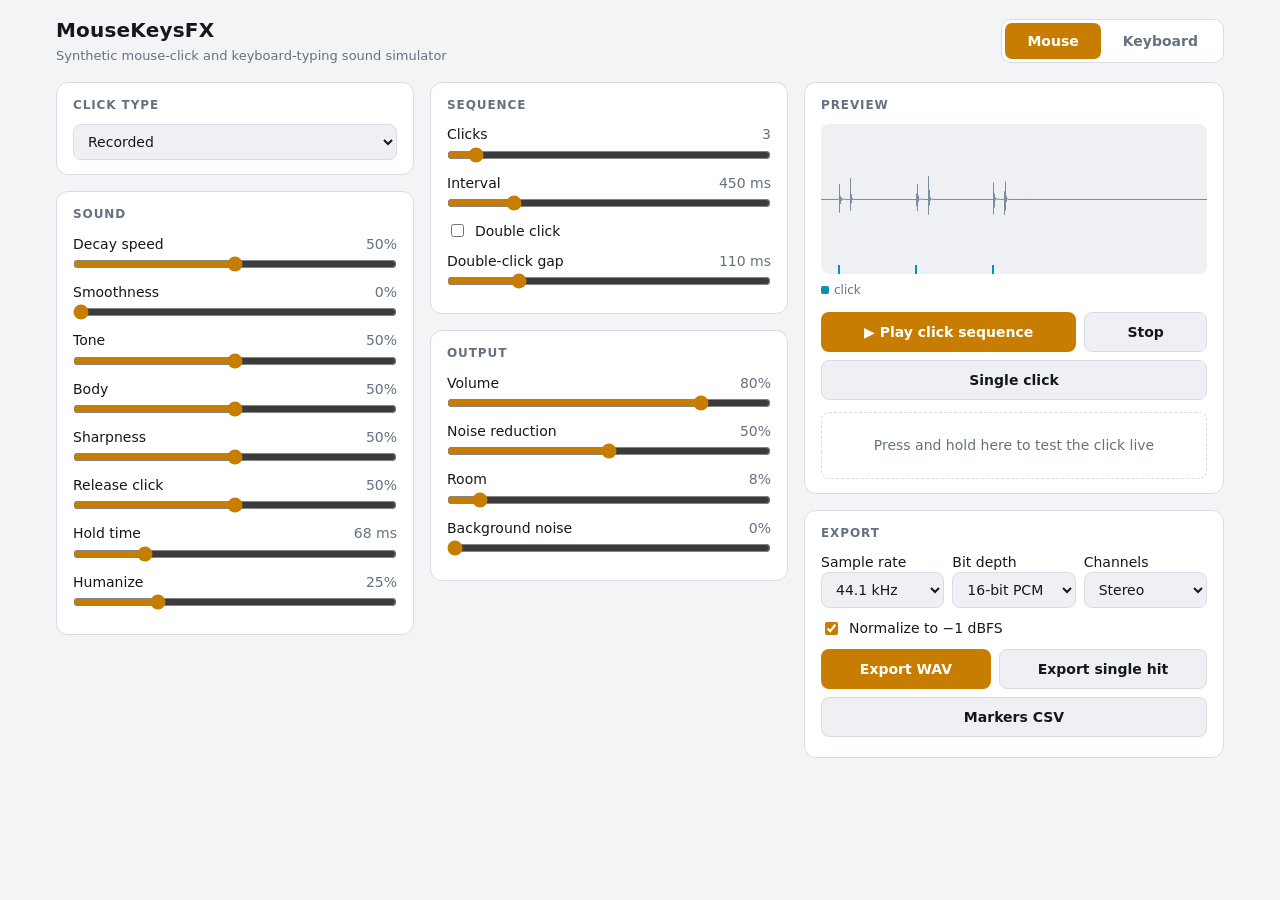
<file: index.html>
<!doctype html>
<html lang="en">
<head>
<meta charset="utf-8">
<meta name="viewport" content="width=device-width, initial-scale=1">
<meta name="claude:viewport-fit-sides" content="cover">
<title>MouseKeysFX</title>
<style>
:root{
  --bg:#0e1013; --panel:#161a1f; --panel2:#1d2229; --line:#2a313a;
  --text:#e6e9ee; --muted:#8b95a3; --accent:#f5a524; --accent-ink:#1a1204;
  --wave:#6f8197; --key:#5ec8e5; --space:#f5a524; --enter:#e87bd0; --head:#ffffff;
  color-scheme:dark;
}
@media (prefers-color-scheme: light){
  :root:not([data-theme="dark"]){
    --bg:#f3f4f6; --panel:#ffffff; --panel2:#eef0f3; --line:#d9dde3;
    --text:#14181d; --muted:#667180; --accent:#c77d00; --accent-ink:#ffffff;
    --wave:#7c8da1; --key:#0b8fb3; --space:#c77d00; --enter:#c2399c; --head:#14181d;
    color-scheme:light;
  }
}
:root[data-theme="light"]{
  --bg:#f3f4f6; --panel:#ffffff; --panel2:#eef0f3; --line:#d9dde3;
  --text:#14181d; --muted:#667180; --accent:#c77d00; --accent-ink:#ffffff;
  --wave:#7c8da1; --key:#0b8fb3; --space:#c77d00; --enter:#c2399c; --head:#14181d;
  color-scheme:light;
}
*{box-sizing:border-box}
body{margin:0;background:var(--bg);color:var(--text);font:14px/1.45 system-ui,-apple-system,"Segoe UI",Roboto,sans-serif}
header.top{display:flex;flex-wrap:wrap;gap:12px 24px;align-items:center;justify-content:space-between;padding:16px max(16px,env(safe-area-inset-right,0px)) 16px max(16px,env(safe-area-inset-left,0px));max-width:1200px;margin:0 auto}
.brand h1{margin:0;font-size:20px;letter-spacing:.2px}
.brand p{margin:2px 0 0;color:var(--muted);font-size:13px}
.tabs{display:flex;background:var(--panel);border:1px solid var(--line);border-radius:10px;padding:3px}
.tabs button{border:0;background:none;color:var(--muted);padding:8px 22px;border-radius:7px;font:inherit;font-weight:600;cursor:pointer}
.tabs button[aria-selected=true]{background:var(--accent);color:var(--accent-ink)}
.layout{display:grid;grid-template-columns:minmax(0,1fr) minmax(0,420px);gap:16px;max-width:1200px;margin:0 auto;padding:0 max(16px,env(safe-area-inset-right,0px)) 40px max(16px,env(safe-area-inset-left,0px));align-items:start}
@media (max-width:900px){.layout{grid-template-columns:minmax(0,1fr)}.stage{order:-1}}
.stage{position:sticky;top:12px;display:grid;gap:16px;max-height:calc(100vh - 24px);overflow-y:auto;overscroll-behavior:contain}
@media (max-width:900px){.stage{position:static;max-height:none;overflow:visible}}
.panel{display:grid;grid-template-columns:repeat(2,minmax(0,1fr));gap:16px;align-items:start}
.col{display:grid;gap:16px;align-content:start;min-width:0}
.panel[hidden]{display:none}
.card{background:var(--panel);border:1px solid var(--line);border-radius:12px;padding:14px 16px}
.card h2{margin:0 0 10px;font-size:12px;text-transform:uppercase;letter-spacing:.9px;color:var(--muted)}
.ctl{display:grid;grid-template-columns:1fr auto;gap:2px 8px;margin:0 0 10px}
.ctl .lbl{font-weight:500}
.ctl output{color:var(--muted);font-variant-numeric:tabular-nums}
.ctl input[type=range]{grid-column:1/-1;width:100%;accent-color:var(--accent);margin:0}
select,textarea,input[type=text]{width:100%;background:var(--panel2);color:var(--text);border:1px solid var(--line);border-radius:8px;padding:8px 10px;font:inherit}
textarea{grid-column:1/-1;resize:vertical;min-height:84px;font-family:ui-monospace,Menlo,Consolas,monospace;font-size:13px}
.chk{display:flex;gap:8px;align-items:center;margin:0 0 10px;cursor:pointer}
.chk input{accent-color:var(--accent)}
.row{display:flex;gap:8px;flex-wrap:wrap}
.row>*{flex:1 1 auto}
button.btn{background:var(--panel2);color:var(--text);border:1px solid var(--line);border-radius:8px;padding:9px 14px;font:inherit;font-weight:600;cursor:pointer}
button.btn:hover{border-color:var(--muted)}
button.btn.primary{background:var(--accent);color:var(--accent-ink);border-color:transparent}
button.btn:focus-visible,.tabs button:focus-visible{outline:2px solid var(--accent);outline-offset:2px}
canvas#scope{width:100%;height:150px;display:block;background:var(--panel2);border-radius:8px}
.legend{display:flex;gap:14px;color:var(--muted);font-size:12px;margin:8px 0 12px;flex-wrap:wrap}
.legend i{display:inline-block;width:8px;height:8px;border-radius:2px;margin-right:5px}
#screen{background:var(--panel2);border-radius:8px;padding:10px 12px;min-height:96px;max-height:180px;overflow:auto;white-space:pre-wrap;word-break:break-word;font:13px/1.5 ui-monospace,Menlo,Consolas,monospace;margin-bottom:12px}
#screen.idle{color:var(--muted)}
.caret{display:inline-block;width:7px;height:1.1em;vertical-align:text-bottom;background:var(--accent);margin-left:1px;animation:blink 1s steps(1) infinite}
@keyframes blink{50%{opacity:0}}
#clickPad{user-select:none;touch-action:none;text-align:center;padding:22px 10px;border:1px dashed var(--line);border-radius:8px;color:var(--muted);cursor:pointer;margin-top:12px}
#clickPad.down{background:var(--panel2);color:var(--text);border-color:var(--accent)}
#kbPad{margin-top:12px}
.stats{color:var(--muted);font-size:12px;margin:-2px 0 10px}
body[data-tab=mouse] [data-only=kb],body[data-tab=kb] [data-only=mouse]{display:none!important}
.hint{color:var(--muted);font-size:12px;margin:6px 0 0}
/* panel columns collapse where they would get narrower than ~280px */
@media (max-width:1100px) and (min-width:901px){.panel{grid-template-columns:minmax(0,1fr)}}
@media (max-width:600px){.panel{grid-template-columns:minmax(0,1fr)}}
</style>
</head>
<body data-tab="mouse">
<header class="top">
  <div class="brand"><h1>MouseKeysFX</h1><p>Synthetic mouse-click and keyboard-typing sound simulator</p></div>
  <div class="tabs" role="tablist">
    <button role="tab" data-tab="mouse" aria-selected="true">Mouse</button>
    <button role="tab" data-tab="kb" aria-selected="false">Keyboard</button>
  </div>
</header>

<main class="layout">
  <section id="controls"><div class="panel" id="panel-mouse"></div><div class="panel" id="panel-kb" hidden></div></section>

  <aside class="stage">
    <div class="card">
      <h2>Preview</h2>
      <canvas id="scope" aria-label="Waveform preview"></canvas>
      <div class="legend" id="legend"></div>
      <div id="screen" class="idle" data-only="kb"></div>
      <div class="row">
        <button class="btn primary" id="btnPlay"></button>
        <button class="btn" id="btnStop">Stop</button>
      </div>
      <div class="row" style="margin-top:8px" data-only="mouse">
        <button class="btn" id="btnOneClick">Single click</button>
      </div>
      <div class="row" style="margin-top:8px" data-only="kb">
        <button class="btn" data-aud="key">Key</button>
        <button class="btn" data-aud="space">Space</button>
        <button class="btn" data-aud="enter">Enter</button>
      </div>
      <div id="clickPad" data-only="mouse" tabindex="0">Press and hold here to test the click live</div>
      <input type="text" id="kbPad" data-only="kb" placeholder="Click here and type to test the sound live…" autocomplete="off" spellcheck="false">
    </div>

    <div class="card">
      <h2>Export</h2>
      <div class="row">
        <label style="flex:1 1 120px">Sample rate
          <select data-g="exp" data-k="sr" data-num="1"><option value="44100">44.1 kHz</option><option value="48000">48 kHz</option><option value="96000">96 kHz</option></select></label>
        <label style="flex:1 1 120px">Bit depth
          <select data-g="exp" data-k="bits"><option value="16">16-bit PCM</option><option value="24">24-bit PCM</option><option value="32f">32-bit float</option></select></label>
        <label style="flex:1 1 120px">Channels
          <select data-g="exp" data-k="ch"><option value="2">Stereo</option><option value="1">Mono</option></select></label>
      </div>
      <label class="chk" style="margin-top:10px"><input type="checkbox" data-g="exp" data-k="norm"> Normalize to −1 dBFS</label>
      <label data-only="kb" style="display:block;margin-bottom:10px">Single-hit sample
        <select data-g="kb" data-k="single"><option value="key">Regular key</option><option value="space">Space bar</option><option value="enter">Enter</option></select></label>
      <div class="row">
        <button class="btn primary" id="btnExport">Export WAV</button>
        <button class="btn" id="btnExportOne">Export single hit</button>
        <button class="btn" id="btnExportCsv">Markers CSV</button>
      </div>
      <p class="hint" id="exportHint"></p>
    </div>
  </aside>
</main>

<script src="sound-library.js"></script>
<script src="engine.js"></script>
<script>
(() => {
'use strict';
const $ = id => document.getElementById(id);

/* ---------- state ---------- */
const state = JSON.parse(JSON.stringify(DEF));
const STORE = 'mousekeysfx.v4';
try{
  const saved = JSON.parse(localStorage.getItem(STORE)||'null');
  if(saved) for(const g in state) Object.assign(state[g], saved[g]||{});
}catch(e){}
const save = () => { try{ localStorage.setItem(STORE, JSON.stringify(state)); }catch(e){} };
let tab = 'mouse';

/* ---------- controls UI ---------- */
const S = (k,l,min,max,u='',hint='',step=1) => ({k,l,min,max,u,hint,step});
const SOUND_KEYS = {mouse:['speed','smooth','tone','body','click','release','hold','human'],
                    kb:['speed','smooth','tone','depth','click','release','human']};
const SECT = {
  mouse:[
    ['Sound',0,[
      S('speed','Decay speed',0,100,'%','Long ring ↔ short, dry click (50 = as recorded)'),
      S('smooth','Smoothness',0,100,'%','Sharp as recorded ↔ round and soft'),
      S('tone','Tone',0,100,'%','Lower and darker ↔ higher and brighter (50 = as recorded)'),
      S('body','Body',0,100,'%','Low-frequency weight (50 = as recorded)'),
      S('click','Sharpness',0,100,'%','High-frequency snap (50 = as recorded)'),
      S('release','Release click',0,100,'%','Level of the button-up click (50 = as recorded)'),
      S('hold','Hold time',20,250,' ms','Time between press and release'),
      S('human','Humanize',0,100,'%','Random variation per click')]],
    ['Sequence',1,[
      S('repeat','Clicks',1,30),
      S('interval','Interval',80,2000,' ms','Time between clicks'),
      'double',
      S('dblgap','Double-click gap',60,300,' ms')]],
    ['Output',1,[S('vol','Volume',0,100,'%'),S('denoise','Noise reduction',0,100,'%','Removes the hiss tails after each hit'),S('room','Room',0,100,'%','Short synthetic room reverb'),S('noise','Background noise',0,100,'%','Hiss of the original recording; 0 = clean silence')]]
  ],
  kb:[
    ['Sound',0,[
      S('speed','Decay speed',0,100,'%','Long ring ↔ short, dry tap (50 = as recorded)'),
      S('smooth','Smoothness',0,100,'%','Sharp as recorded ↔ round and soft'),
      S('tone','Tone',0,100,'%','Lower and darker ↔ higher and brighter (50 = as recorded)'),
      S('depth','Depth',0,100,'%','Low-frequency thock (50 = as recorded)'),
      S('click','Sharpness',0,100,'%','High-frequency click (50 = as recorded)'),
      S('release','Release sound',0,100,'%','Level of the key-up sound (50 = as recorded)'),
      S('human','Humanize',0,100,'%','Random velocity and pitch variation')]],
    ['Big keys',0,[
      S('spaceBoost','Space loudness',-6,12,' dB','Space bar level relative to a normal key'),
      S('spacePitch','Space pitch',-12,4,' st','Lower = bigger, deeper key'),
      S('enterBoost','Enter loudness',-6,12,' dB'),
      S('enterPitch','Enter pitch',-12,4,' st'),
      S('rattle','Stabilizer rattle',0,100,'%','Wire rattle on space and enter')]],
    ['Typing',1,['text',
      S('duration','Typing duration',1,120,' s','Time from the first to the last keystroke'),
      S('rhythm','Rhythm variation',0,100,'%','Random timing between keys'),
      S('burst','Burstiness',0,100,'%','Words typed at different speeds'),
      S('pauseSpace','Pause after space',0,300,'%','Extra delay before the next key'),
      S('pauseEnter','Pause after enter',0,600,'%'),
      S('pausePunct','Pause after , . ! ?',0,300,'%'),
      'reroll']],
    ['Output',1,[S('vol','Volume',0,100,'%'),S('denoise','Noise reduction',0,100,'%','Removes the hiss tails after each hit'),S('room','Room',0,100,'%','Short synthetic room reverb'),
               S('noise','Background noise',0,100,'%','Hiss of the original recording; 0 = clean silence'),
               S('spread','Stereo spread',0,100,'%','Pan keys by position on the keyboard')]]
  ]
};
const DEFS = {};
function buildPanel(g){
  const el = $(g==='mouse'?'panel-mouse':'panel-kb');
  DEFS[g] = {};
  const presetCard = `<div class="card"><h2>${g==='mouse'?'Click type':'Switch type'}</h2>
    <select data-g="${g}" data-k="preset">${Object.keys(PRESETS[g]).map(n=>`<option>${n}</option>`).join('')}<option>Custom</option></select></div>`;
  const cols = ['',''];
  cols[0] += presetCard;
  for(const [title,col,items] of SECT[g]){
    let html = `<div class="card"><h2>${title}</h2>`;
    for(const d of items){
      if(d==='double') html += `<label class="chk"><input type="checkbox" data-g="mouse" data-k="double"> Double click</label>`;
      else if(d==='text') html += `<label class="ctl"><span class="lbl">Text to type</span><textarea data-g="kb" data-k="text" spellcheck="false"></textarea></label>
        <div class="stats" id="kbStats"></div>`;
      else if(d==='reroll') html += `<div class="row"><button class="btn" id="btnReroll">Re-roll timing</button></div>`;
      else{
        DEFS[g][d.k] = d;
        html += `<label class="ctl" title="${d.hint}"><span class="lbl">${d.l}</span><output data-out="${g}.${d.k}"></output>
          <input type="range" data-g="${g}" data-k="${d.k}" min="${d.min}" max="${d.max}" step="${d.step}"></label>`;
      }
    }
    cols[col] += html + `</div>`;
  }
  const html = `<div class="col">${cols[0]}</div><div class="col">${cols[1]}</div>`;
  el.innerHTML = html;
}
buildPanel('mouse'); buildPanel('kb');

function syncUI(){
  document.querySelectorAll('[data-g]').forEach(el=>{
    const g=el.dataset.g, k=el.dataset.k, v=state[g][k];
    if(el.type==='checkbox') el.checked = !!v;
    else if(el.value !== String(v)) el.value = v;
    const out = document.querySelector(`[data-out="${g}.${k}"]`);
    if(out) out.textContent = v + (DEFS[g]&&DEFS[g][k] ? DEFS[g][k].u : '');
  });
  updateStats();
}

/* ---------- rendering ---------- */
const renderSeq = (g,sr) => renderEvents(g,state[g],g==='mouse'?mouseEvents(state[g]):typingEvents(state[g]),sr);
function singleEvent(g){
  const p=state[g];
  if(g==='mouse') return {t:0.05,kind:'click',vel:1,pit:1,hold:p.hold/1000};
  const c={key:'a',space:' ',enter:'\n'}[p.single]||'a';
  return Object.assign(keyEvent(c,mulberry32(1),{human:0,spread:0}),{t:0.05,hold:0.07});
}
const renderOne = (g,sr) => renderEvents(g,state[g],[singleEvent(g)],sr,0.3);

const cache = {};
function getRender(g,sr){
  const key=JSON.stringify([g,state[g],sr]);
  if(!cache[g]||cache[g].key!==key) cache[g]={key,promise:renderSeq(g,sr)};
  return cache[g].promise;
}

/* ---------- export ---------- */
const crcTable=(()=>{const t=new Uint32Array(256);for(let n=0;n<256;n++){let c=n;for(let k=0;k<8;k++)c=c&1?0xEDB88320^(c>>>1):c>>>1;t[n]=c>>>0;}return t;})();
async function zipStore(name,blob){
  const data=new Uint8Array(await blob.arrayBuffer()), nm=new TextEncoder().encode(name);
  let crc=0xFFFFFFFF; for(let i=0;i<data.length;i++) crc=crcTable[(crc^data[i])&255]^(crc>>>8); crc=(crc^0xFFFFFFFF)>>>0;
  const lh=new DataView(new ArrayBuffer(30)), ch=new DataView(new ArrayBuffer(46)), eo=new DataView(new ArrayBuffer(22));
  lh.setUint32(0,0x04034b50,true); lh.setUint16(4,20,true); lh.setUint32(14,crc,true); lh.setUint32(18,data.length,true); lh.setUint32(22,data.length,true); lh.setUint16(26,nm.length,true);
  ch.setUint32(0,0x02014b50,true); ch.setUint16(4,20,true); ch.setUint16(6,20,true); ch.setUint32(16,crc,true); ch.setUint32(20,data.length,true); ch.setUint32(24,data.length,true); ch.setUint16(28,nm.length,true);
  const cdOff=30+nm.length+data.length, cdLen=46+nm.length;
  eo.setUint32(0,0x06054b50,true); eo.setUint16(8,1,true); eo.setUint16(10,1,true); eo.setUint32(12,cdLen,true); eo.setUint32(16,cdOff,true);
  return new Blob([lh,nm,data,ch,nm,eo],{type:'application/zip'});
}
// Inside a claude.ai artifact plain downloads are blocked and WAV is not an allowed type, so use the
// downloads capability and wrap WAV in a zip there. Everywhere else a normal download link is used.
async function download(blob,name){
  let dl=null;
  try{ dl=window.claude&&await window.claude.use('downloads'); }catch(e){}
  if(dl){
    if(name.endsWith('.wav')){ blob=await zipStore(name,blob); name=name.replace(/\.wav$/,'.zip'); }
    try{ await dl.save({filename:name,data:blob}); }
    catch(e){ if(e&&e.code==='declined') return null; throw e; }
    return name;
  }
  const a=document.createElement('a'); a.href=URL.createObjectURL(blob); a.download=name;
  document.body.appendChild(a); a.click(); a.remove();
  setTimeout(()=>URL.revokeObjectURL(a.href),4000);
  return name;
}
function setHint(msg){ $('exportHint').textContent=msg; }
async function doExport(one){
  const x=state.exp; setHint('Rendering…');
  try{
    const r = one ? await renderOne(tab,x.sr) : await renderSeq(tab,x.sr);
    const name = `mousekeysfx-${tab==='mouse'?'click':'typing'}${one?'-single'+(tab==='kb'?'-'+state.kb.single:''):''}.wav`;
    const saved=await download(encodeWAV(r.buffer,x.bits,x.ch==='1',x.norm),name);
    setHint(saved?`Saved ${saved} (${r.duration.toFixed(2)} s, ${x.sr/1000} kHz).`:'Save cancelled.');
  }catch(err){ setHint('Export failed: '+err.message); }
}
async function exportCsv(){
  const r = await getRender(tab,44100);
  const rows=['time_s,type,label'];
  for(const e of r.events){
    const label = tab==='mouse' ? 'click' : e.kind==='space' ? 'Space' : e.kind==='enter' ? 'Enter' : e.c;
    rows.push(`${e.t.toFixed(4)},${e.kind},"${label.replace(/"/g,'""')}"`);
  }
  const saved=await download(new Blob([rows.join('\n')+'\n'],{type:'text/csv'}),`mousekeysfx-${tab==='mouse'?'click':'typing'}-markers.csv`);
  setHint(saved?`Saved ${r.events.length} markers.`:'Save cancelled.');
}

/* ---------- live audio ---------- */
let ac=null, live={chain:null,sig:''};
function getAC(){
  if(!ac) ac=new (window.AudioContext||window.webkitAudioContext)();
  if(ac.state==='suspended') ac.resume();
  return ac;
}
function liveChain(g){
  const a=getAC(), p=state[g], sig=g+'|'+p.vol+'|'+p.room;
  if(!live.chain||live.sig!==sig){
    const old=live.chain;
    live.chain=makeChain(a,p); live.sig=sig;
    if(old) setTimeout(()=>old.out.disconnect(),2000);
  }
  return live.chain.input;
}
const liveRng = Math.random;
function livePlay(g,e,up){
  const a=getAC(), d=synthHit(g,state[g],e,liveRng,up,a.sampleRate); if(!d) return;
  const b=a.createBuffer(2,d.length+4,a.sampleRate);
  stereoHit(d,a.sampleRate,e.pan,b.getChannelData(0),b.getChannelData(1),0);
  const src=a.createBufferSource(); src.buffer=b; src.connect(liveChain(g)); src.start();
}
const liveMouse=(e,up)=>livePlay('mouse',e,up);
const liveKey=(e,up)=>livePlay('kb',e,up);
function auditionKey(kind){
  const c={key:'a',space:' ',enter:'\n'}[kind], e=keyEvent(c,liveRng,state.kb);
  liveKey(e,false); setTimeout(()=>liveKey(e,true),e.hold*1000);
}
function auditionClick(){
  const e={kind:'click',...mouseVar(liveRng,state.mouse),hold:state.mouse.hold/1000};
  liveMouse(e,false); setTimeout(()=>liveMouse(e,true),e.hold*1000);
}

/* ---------- scope + playback ---------- */
let cur=null, token=0, shown=null;
const css = n => getComputedStyle(document.documentElement).getPropertyValue(n).trim();
function drawScope(pos){
  const c=$('scope'), dpr=window.devicePixelRatio||1, w=c.clientWidth, h=c.clientHeight;
  if(!w) return;
  if(c.width!==Math.round(w*dpr)||c.height!==Math.round(h*dpr)){ c.width=Math.round(w*dpr); c.height=Math.round(h*dpr); }
  const x=c.getContext('2d'); x.setTransform(dpr,0,0,dpr,0,0); x.clearRect(0,0,w,h);
  const r=shown&&shown.g===tab?shown.r:null;
  if(!r){ x.fillStyle=css('--muted'); x.font='13px system-ui'; x.fillText('Rendering…',12,24); return; }
  const d0=r.buffer.getChannelData(0), d1=r.buffer.getChannelData(1), N=d0.length, step=N/w, mid=h/2;
  let pk=0; for(let i=0;i<N;i+=8) pk=Math.max(pk,Math.abs(d0[i]),Math.abs(d1[i]));
  const sc=(mid-6)/Math.max(pk,0.25);
  x.fillStyle=css('--wave');
  for(let px=0;px<w;px++){
    const a=Math.floor(px*step), b=Math.min(N,Math.floor((px+1)*step)), st=Math.max(1,Math.floor((b-a)/48));
    let mn=0,mx=0;
    for(let i=a;i<b;i+=st){ const s=(d0[i]+d1[i])/2; if(s<mn)mn=s; if(s>mx)mx=s; }
    x.fillRect(px,mid-mx*sc,1,Math.max(1,(mx-mn)*sc));
  }
  for(const e of r.events){
    const px=Math.round(e.t/r.duration*w);
    x.fillStyle = e.kind==='space'?css('--space'):e.kind==='enter'?css('--enter'):css('--key');
    const hh = e.kind==='space'||e.kind==='enter' ? 22 : 9;
    x.fillRect(px,h-hh,2,hh);
  }
  if(pos!=null){ x.fillStyle=css('--head'); x.fillRect(Math.round(pos/r.duration*w),0,1.5,h); }
}
function updateScreen(pos){
  const el=$('screen');
  if(tab!=='kb') return;
  const text=[...state.kb.text.replace(/\r/g,'')];
  if(pos==null){ el.className=cur?'':'idle'; el.textContent=text.join('')||'Type some text in the Typing card.'; return; }
  const evs=shown.r.events; let k=0; while(k<evs.length&&evs[k].t<=pos) k++;
  el.className=''; el.textContent=text.slice(0,k).join('');
  const caret=document.createElement('span'); caret.className='caret'; el.appendChild(caret);
  el.scrollTop=el.scrollHeight;
}
function tick(){
  if(!cur) return;
  const pos=ac.currentTime-cur.t0;
  drawScope(pos); updateScreen(pos);
  requestAnimationFrame(tick);
}
function stop(){
  if(cur){ try{cur.src.stop();}catch(e){} cur=null; }
  drawScope(); updateScreen();
}
async function refreshScope(){
  const g=tab, my=++token;
  const r=await getRender(g,44100);
  if(my!==token||g!==tab) return;
  shown={g,r}; if(!cur) drawScope();
  updateScreen();
}
let rt=null;
function scheduleRefresh(){ clearTimeout(rt); rt=setTimeout(refreshScope,200); }
async function play(){
  stop();
  const g=tab, r=await getRender(g,44100);
  const a=getAC(), src=a.createBufferSource();
  src.buffer=r.buffer; src.connect(a.destination);
  shown={g,r};
  cur={src,t0:a.currentTime+0.02};
  src.start(cur.t0);
  const me=cur;
  src.onended=()=>{ if(cur===me){ cur=null; drawScope(); updateScreen(); } };
  requestAnimationFrame(tick);
}

/* ---------- stats ---------- */
function updateStats(){
  const el=$('kbStats'); if(!el) return;
  const n=[...state.kb.text.replace(/\r/g,'')].length, d=state.kb.duration;
  el.textContent = n>1 ? `${n} keystrokes · ${(n/d).toFixed(1)} keys/s · ≈ ${Math.round(n/5/(d/60))} WPM` : `${n} keystroke(s)`;
}

/* ---------- events ---------- */
const AUDITION = {speed:1,smooth:1,tone:1,body:1,click:1,release:1,hold:1,human:1,depth:1,click:1,
                  spaceBoost:'space',spacePitch:'space',enterBoost:'enter',enterPitch:'enter',rattle:'space',spread:1};
document.addEventListener('input',e=>{
  const el=e.target, g=el.dataset.g, k=el.dataset.k;
  if(!g) return;
  let v = el.type==='checkbox' ? el.checked : (el.type==='range'||el.dataset.num) ? +el.value : el.value;
  state[g][k]=v;
  if(k==='preset' && g!=='exp'){
    if(PRESETS[g][v]) Object.assign(state[g],PRESETS[g][v]);
  } else if(g!=='exp' && SOUND_KEYS[g] && SOUND_KEYS[g].includes(k)){
    state[g].preset='Custom';
  }
  syncUI(); save();
  if(g!=='exp') scheduleRefresh();
});
document.addEventListener('change',e=>{
  const el=e.target, g=el.dataset.g, k=el.dataset.k;
  if(!g||g==='exp'||el.type!=='range') return;
  if(g==='mouse' && SOUND_KEYS.mouse.includes(k)) auditionClick();
  if(g==='kb' && AUDITION[k]) auditionKey(AUDITION[k]===1?'key':AUDITION[k]);
});
document.querySelectorAll('.tabs button').forEach(b=>b.addEventListener('click',()=>{
  stop(); tab=b.dataset.tab; document.body.dataset.tab=tab;
  document.querySelectorAll('.tabs button').forEach(x=>x.setAttribute('aria-selected',x===b));
  $('panel-mouse').hidden=tab!=='mouse'; $('panel-kb').hidden=tab!=='kb';
  $('btnPlay').textContent = tab==='mouse'?'▶ Play click sequence':'▶ Play typing';
  $('legend').innerHTML = tab==='mouse'
    ? `<span><i style="background:var(--key)"></i>click</span>`
    : `<span><i style="background:var(--key)"></i>key</span><span><i style="background:var(--space)"></i>space</span><span><i style="background:var(--enter)"></i>enter</span>`;
  shown=null; drawScope(); updateScreen(); refreshScope();
}));
$('btnPlay').onclick=play;
$('btnStop').onclick=stop;
$('btnOneClick').onclick=auditionClick;
document.querySelectorAll('[data-aud]').forEach(b=>b.onclick=()=>auditionKey(b.dataset.aud));
$('btnExport').onclick=()=>doExport(false);
$('btnExportOne').onclick=()=>doExport(true);
$('btnExportCsv').onclick=exportCsv;
$('btnReroll').onclick=()=>{ state.kb.seed=Math.floor(Math.random()*100000); save(); scheduleRefresh(); };

const pad=$('clickPad'); let padEv=null;
pad.addEventListener('pointerdown',e=>{
  pad.setPointerCapture(e.pointerId); pad.classList.add('down');
  padEv={kind:'click',...mouseVar(liveRng,state.mouse),hold:0}; liveMouse(padEv,false);
});
const padUp=()=>{ if(!padEv) return; pad.classList.remove('down'); liveMouse(padEv,true); padEv=null; };
pad.addEventListener('pointerup',padUp); pad.addEventListener('pointercancel',padUp);

const held=new Map();
$('kbPad').addEventListener('keydown',e=>{
  if(e.repeat||e.ctrlKey||e.metaKey||e.altKey) return;
  const k=e.key==='Enter'?'\n':e.key;
  if([...k].length!==1&&!['Backspace','Tab'].includes(e.key)) return;
  const ev=keyEvent([...k][0],liveRng,state.kb); held.set(e.code,ev); liveKey(ev,false);
});
$('kbPad').addEventListener('keyup',e=>{ const ev=held.get(e.code); if(ev){ held.delete(e.code); liveKey(ev,true); } });
window.addEventListener('resize',()=>drawScope(cur?ac.currentTime-cur.t0:undefined));

/* ---------- init ---------- */
document.body.dataset.tab=tab;
syncUI();
$('btnPlay').textContent='▶ Play click sequence';
$('legend').innerHTML=`<span><i style="background:var(--key)"></i>click</span>`;
refreshScope();
})();
</script>
</body>
</html>
</file>
